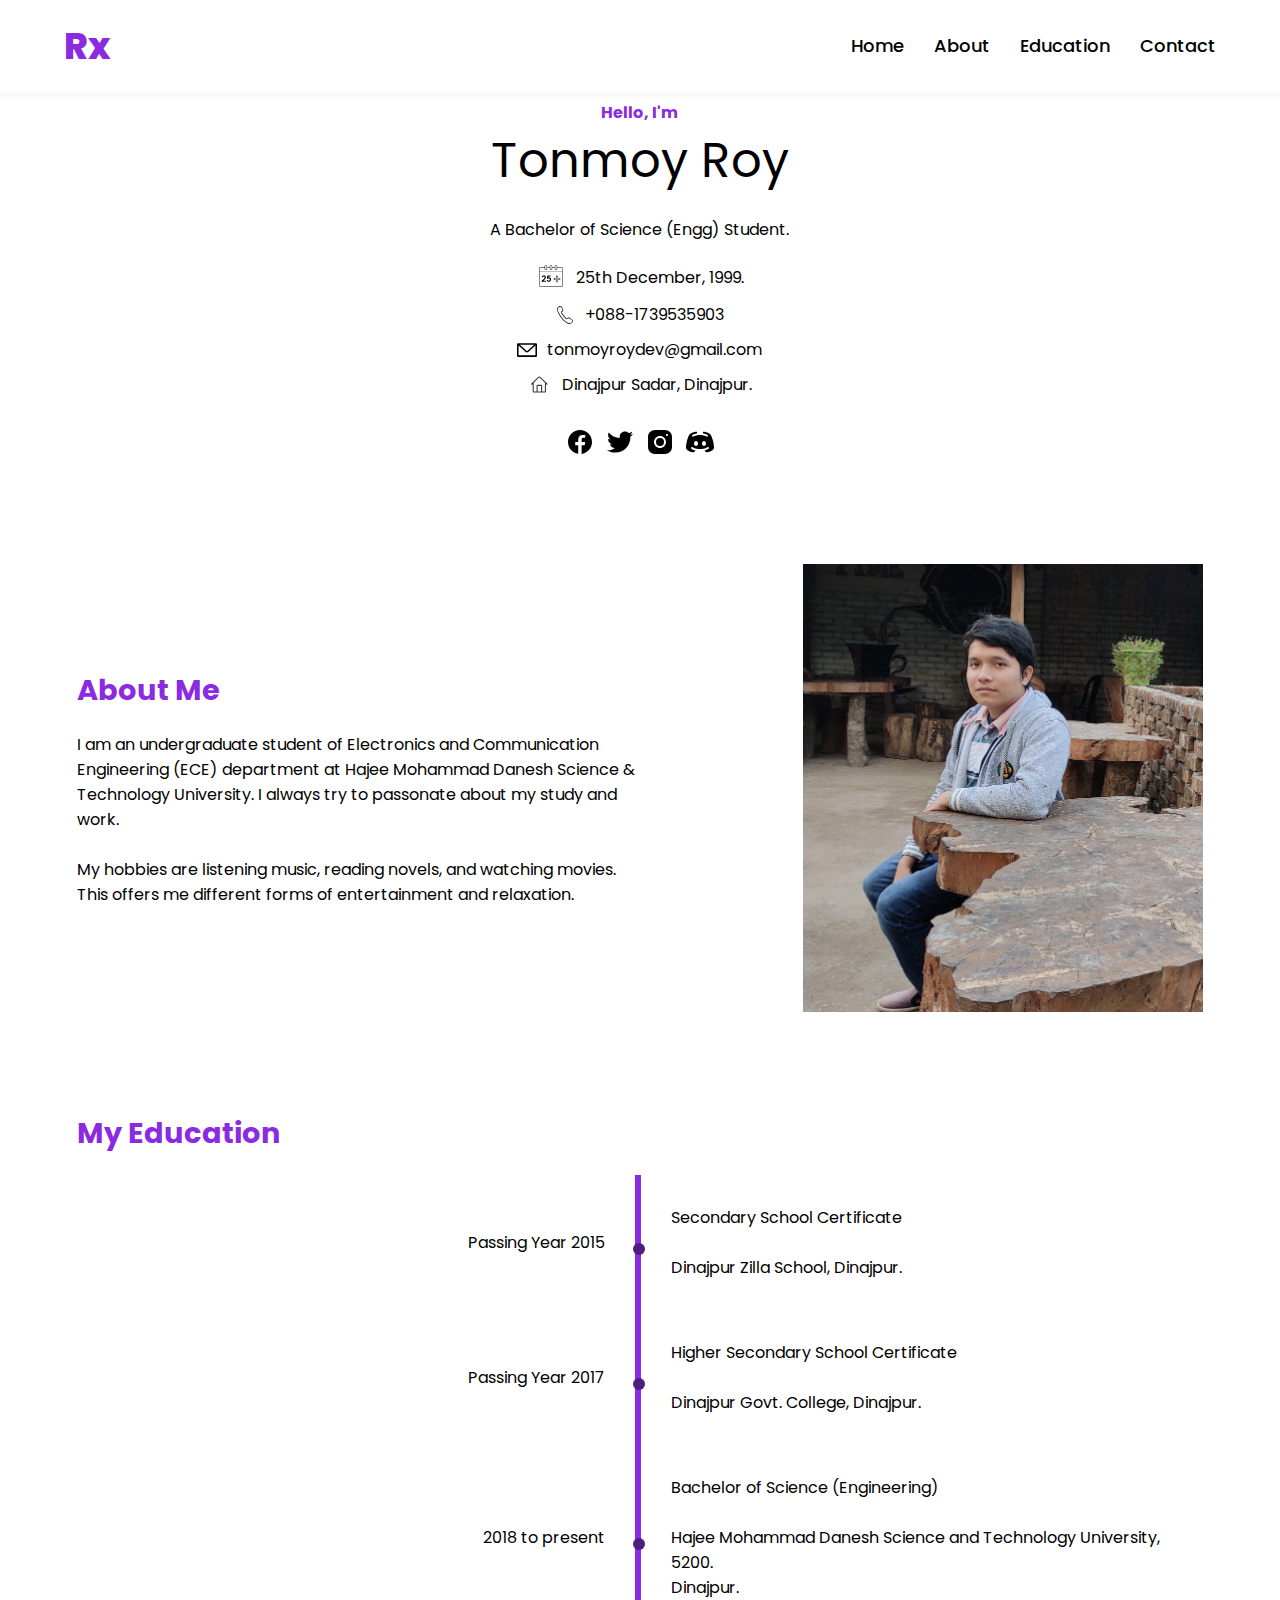
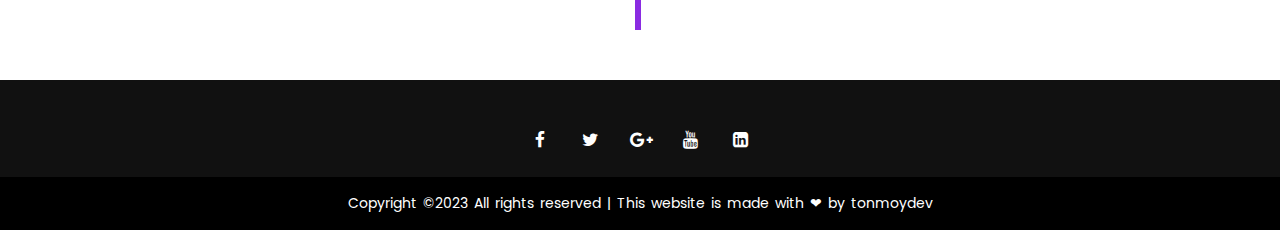
<file: index.html>
<!DOCTYPE html>
<html lang="en">

<head>
    <meta charset="UTF-8">
    <meta http-equiv="X-UA-Compatible" content="IE=edge">
    <meta name="viewport" content="width=device-width, initial-scale=1.0">
    <title>My Portfolio</title>
    <!-- Fontawesome for icons -->
    <link rel="stylesheet" href="https://stackpath.bootstrapcdn.com/font-awesome/4.7.0/css/font-awesome.min.css">
    <link rel="stylesheet" href="style.css">
</head>

<body>
    <header class="navigation">
        <nav class="nav-items">
            <div class="nav-logo">Rx</div>
            <ul class="flex-container">
                <li><a href="#">Home</a></li>
                <li><a href="#about">About</a></li>
                <li><a href="#education">Education</a></li>
                <li><a href="contact.html">Contact</a></li>
            </ul>
        </nav>
    </header>
    <main>
        <section class="hero-area container">
            <div class="flex-container half-width">
                <div class="title"><span class="small-text">Hello, I'm</span>Tonmoy Roy<br></div>
                <p>A Bachelor of Science (Engg) Student.</p>
                <div class="info">
                    <div class="flex-container">
                        <img width="30" height="30" src="./images/heroArea/calender.svg" alt="">
                        <span>25th December, 1999.</span>
                    </div>
                    <div class="flex-container">
                        <img src="./images/heroArea/call.svg" height="20" width="20" alt="">
                        <p>+088-1739535903</p>
                    </div>
                    <div class="flex-container">
                        <img src="./images/heroArea/mail.svg" height="20" width="20" alt="">
                        <p>tonmoyroydev@gmail.com</p>
                    </div>
                    <div class="flex-container">
                        <img src="./images/heroArea/house.svg" height="25" width="25" alt="">
                        <p>Dinajpur Sadar, Dinajpur.</p>
                    </div>
                </div>
                <div class="social-icons">
                    <div>
                        <a href="">
                            <svg xmlns="http://www.w3.org/2000/svg" x="0px" y="0px" width="30" height="30"
                                viewBox="0 0 30 30">
                                <path
                                    d="M15,3C8.373,3,3,8.373,3,15c0,6.016,4.432,10.984,10.206,11.852V18.18h-2.969v-3.154h2.969v-2.099c0-3.475,1.693-5,4.581-5 c1.383,0,2.115,0.103,2.461,0.149v2.753h-1.97c-1.226,0-1.654,1.163-1.654,2.473v1.724h3.593L19.73,18.18h-3.106v8.697 C22.481,26.083,27,21.075,27,15C27,8.373,21.627,3,15,3z">
                                </path>
                            </svg>
                        </a>
                    </div>
                    <div>
                        <a href="#">
                            <svg xmlns="http://www.w3.org/2000/svg" x="0px" y="0px" width="30" height="30"
                                viewBox="0 0 30 30">
                                <path
                                    d="M28,6.937c-0.957,0.425-1.985,0.711-3.064,0.84c1.102-0.66,1.947-1.705,2.345-2.951c-1.03,0.611-2.172,1.055-3.388,1.295 c-0.973-1.037-2.359-1.685-3.893-1.685c-2.946,0-5.334,2.389-5.334,5.334c0,0.418,0.048,0.826,0.138,1.215 c-4.433-0.222-8.363-2.346-10.995-5.574C3.351,6.199,3.088,7.115,3.088,8.094c0,1.85,0.941,3.483,2.372,4.439 c-0.874-0.028-1.697-0.268-2.416-0.667c0,0.023,0,0.044,0,0.067c0,2.585,1.838,4.741,4.279,5.23 c-0.447,0.122-0.919,0.187-1.406,0.187c-0.343,0-0.678-0.034-1.003-0.095c0.679,2.119,2.649,3.662,4.983,3.705 c-1.825,1.431-4.125,2.284-6.625,2.284c-0.43,0-0.855-0.025-1.273-0.075c2.361,1.513,5.164,2.396,8.177,2.396 c9.812,0,15.176-8.128,15.176-15.177c0-0.231-0.005-0.461-0.015-0.69C26.38,8.945,27.285,8.006,28,6.937z">
                                </path>
                            </svg>
                        </a>
                    </div>
                    <div>
                        <a href="#">
                            <svg xmlns="http://www.w3.org/2000/svg" x="0px" y="0px" width="30" height="30"
                                viewBox="0 0 30 30">
                                <path
                                    d="M 9.9980469 3 C 6.1390469 3 3 6.1419531 3 10.001953 L 3 20.001953 C 3 23.860953 6.1419531 27 10.001953 27 L 20.001953 27 C 23.860953 27 27 23.858047 27 19.998047 L 27 9.9980469 C 27 6.1390469 23.858047 3 19.998047 3 L 9.9980469 3 z M 22 7 C 22.552 7 23 7.448 23 8 C 23 8.552 22.552 9 22 9 C 21.448 9 21 8.552 21 8 C 21 7.448 21.448 7 22 7 z M 15 9 C 18.309 9 21 11.691 21 15 C 21 18.309 18.309 21 15 21 C 11.691 21 9 18.309 9 15 C 9 11.691 11.691 9 15 9 z M 15 11 A 4 4 0 0 0 11 15 A 4 4 0 0 0 15 19 A 4 4 0 0 0 19 15 A 4 4 0 0 0 15 11 z">
                                </path>
                            </svg>
                        </a>
                    </div>
                    <div>
                        <a href="#">
                            <svg xmlns="http://www.w3.org/2000/svg" x="0px" y="0px" width="30" height="30"
                                viewBox="0 0 30 30">
                                <path
                                    d="M25.12,6.946c-2.424-1.948-6.257-2.278-6.419-2.292c-0.256-0.022-0.499,0.123-0.604,0.357 c-0.004,0.008-0.218,0.629-0.425,1.228c2.817,0.493,4.731,1.587,4.833,1.647c0.478,0.278,0.638,0.891,0.359,1.368 C22.679,9.572,22.344,9.75,22,9.75c-0.171,0-0.343-0.043-0.501-0.135C21.471,9.598,18.663,8,15.002,8 C11.34,8,8.531,9.599,8.503,9.615C8.026,9.892,7.414,9.729,7.137,9.251C6.86,8.775,7.021,8.164,7.497,7.886 c0.102-0.06,2.023-1.158,4.848-1.65c-0.218-0.606-0.438-1.217-0.442-1.225c-0.105-0.235-0.348-0.383-0.604-0.357 c-0.162,0.013-3.995,0.343-6.451,2.318C3.564,8.158,1,15.092,1,21.087c0,0.106,0.027,0.209,0.08,0.301 c1.771,3.11,6.599,3.924,7.699,3.959c0.007,0.001,0.013,0.001,0.019,0.001c0.194,0,0.377-0.093,0.492-0.25l1.19-1.612 c-2.61-0.629-3.99-1.618-4.073-1.679c-0.444-0.327-0.54-0.953-0.213-1.398c0.326-0.443,0.95-0.541,1.394-0.216 C7.625,20.217,10.172,22,15,22c4.847,0,7.387-1.79,7.412-1.808c0.444-0.322,1.07-0.225,1.395,0.221 c0.324,0.444,0.23,1.066-0.212,1.392c-0.083,0.061-1.456,1.048-4.06,1.677l1.175,1.615c0.115,0.158,0.298,0.25,0.492,0.25 c0.007,0,0.013,0,0.019-0.001c1.101-0.035,5.929-0.849,7.699-3.959c0.053-0.092,0.08-0.195,0.08-0.301 C29,15.092,26.436,8.158,25.12,6.946z M11,19c-1.105,0-2-1.119-2-2.5S9.895,14,11,14s2,1.119,2,2.5S12.105,19,11,19z M19,19 c-1.105,0-2-1.119-2-2.5s0.895-2.5,2-2.5s2,1.119,2,2.5S20.105,19,19,19z">
                                </path>
                            </svg>
                        </a>
                    </div>
                </div>
            </div>
        </section>
        <section class="about container grid-container" id="about">
            <div class="about-left-area">
                <h1 class="title">About Me</h1>
                    <p class="align-text">
                        I am an undergraduate student of Electronics and Communication Engineering (ECE) department at Hajee Mohammad Danesh Science & Technology University. I always try to passonate about my study and work.
                        <br> <br>
                        My hobbies are listening music, reading novels, and watching movies. This offers me different forms of entertainment and relaxation. 
                    </p>
                </div>
            <div class="about-right-area">
                <img src="./images/me.jpg" alt="profile_img">
            </div>
            
        </section>

        <section class="container education" id="education">
            <h1>My Education</h1>
            
            <table>
                <tr>
                    <td>Passing Year 2015</td>
                    <td>
                        Secondary School Certificate <br>  <br>
                        Dinajpur Zilla School, Dinajpur.
                    </td>
                </tr>
                <tr>
                    <td>Passing Year 2017</td>
                    <td>
                        Higher Secondary School Certificate <br> <br>
                        Dinajpur Govt. College, Dinajpur.
                    </td>
                </tr>
                <tr>
                    <td>2018 to present</td>
                    <td>
                        Bachelor of Science (Engineering) <br> <br>
                        Hajee Mohammad Danesh Science and Technology University, 5200.
                        <br> Dinajpur.
                    </td>
                </tr>
            </table>

        </section>
    </main>
    <footer>

    <div class="footer-content">

      <ul class="socials">

        <li><a href="#"><i class="fa fa-facebook"></i></a></li>

        <li><a href="#"><i class="fa fa-twitter"></i></a></li>

        <li><a href="#"><i class="fa fa-google-plus"></i></a></li>

        <li><a href="#"><i class="fa fa-youtube"></i></a></li>

        <li><a href="#"><i class="fa fa-linkedin-square"></i></a></li>

      </ul>

    </div>

    <div class="footer-bottom">

      <p>Copyright ©2023 All rights reserved | This website is made with &#10084; by tonmoydev </p>

    </div>

  </footer>
</body>

</html>
</file>
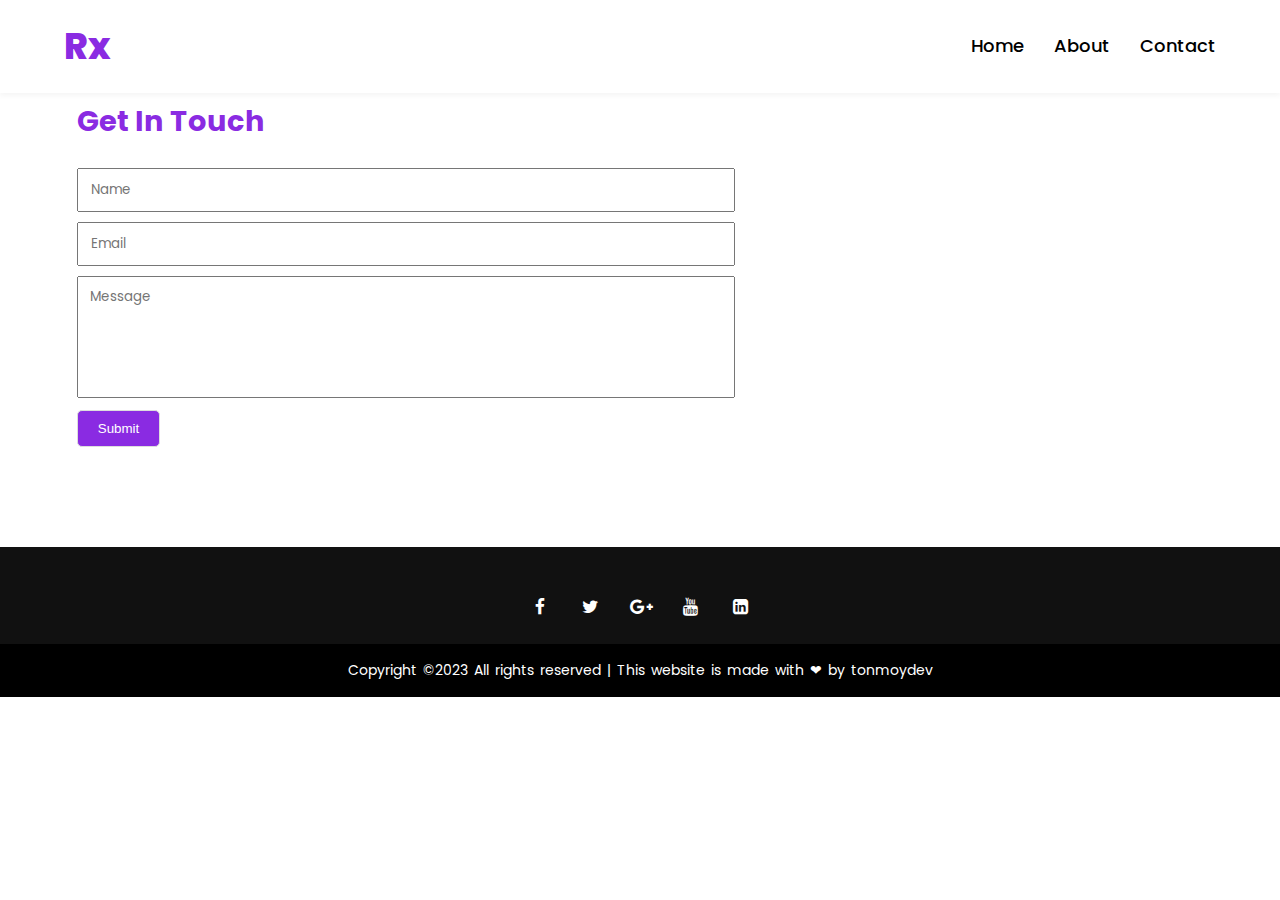
<file: contact.html>
<!DOCTYPE html>
<html lang="en">

<head>
    <meta charset="UTF-8">
    <meta http-equiv="X-UA-Compatible" content="IE=edge">
    <meta name="viewport" content="width=device-width, initial-scale=1.0">
    <title>My Portfolio</title>
    <!-- Fontawesome for icons -->
    <link rel="stylesheet" href="https://stackpath.bootstrapcdn.com/font-awesome/4.7.0/css/font-awesome.min.css">
    <link rel="stylesheet" href="style.css">
</head>

<body>
    <header class="navigation">
        <nav class="nav-items">
            <div class="nav-logo">Rx</div>
            <ul class="flex-container">
                <li><a href="index.html">Home</a></li>
                <li><a href="index.html">About</a></li>
                <li><a href="#">Contact</a></li>
            </ul>
        </nav>
    </header>
    <main>
        <section class="container contact" id="contact">
            <div class="contact-left-area">
                <h1>Get In Touch</h1>
                <form>
                    <input type="text" placeholder="Name">
                    <input type="email" placeholder="Email">
                    <textarea name="message" id="textarea-size" cols="30" rows="5" placeholder="Message"></textarea>
                    <button id="submit-btn" type="submit">Submit</button>
                </form>
            </div>
        </section>
    </main>
   <footer>

    <div class="footer-content">

      <ul class="socials">

        <li><a href="#"><i class="fa fa-facebook"></i></a></li>

        <li><a href="#"><i class="fa fa-twitter"></i></a></li>

        <li><a href="#"><i class="fa fa-google-plus"></i></a></li>

        <li><a href="#"><i class="fa fa-youtube"></i></a></li>

        <li><a href="#"><i class="fa fa-linkedin-square"></i></a></li>

      </ul>

    </div>

    <div class="footer-bottom">

      <p>Copyright ©2023 All rights reserved | This website is made with &#10084; by tonmoydev </p>

    </div>

  </footer>
</body>

</html>
</file>
<file: style.css>
@import url('https://fonts.googleapis.com/css2?family=Poppins:wght@300;400;500;600;700&display=swap');
:root{
    --primary-color: blueviolet;
    --secondary-color:  #FF8553;
}
*{
    margin:0;
    padding:0;
    box-sizing: border-box;
}
html, body{
    overflow-x: hidden;
    scroll-behavior:smooth;
}
body{
    /* width: 1440px; */
    width: 100vw;
    margin: 0 auto;
    font-family: 'Poppins', sans-serif;
    font-size: 16px;
}
a{
    text-decoration: none;
    color: inherit;
}
h1{
    font-size: 1.8rem;
}


/*--------
common css
---------*/
.container {
    max-width: 88%;
    margin: 0 auto;
}
.flex-container{
    display: flex;
}
.grid-container{
    display: grid;
}
.full-width{
    width: 100%;
}
.half-width{
    width: 50%; 
}
.small-text{
    color: var(--primary-color);
    font-size: 1rem;
    display: block;
    font-weight: bold;
}
/* 
.half-width p{
    margin-bottom: 20px;   
}
.half-width img{
    width: 100%;
    border-radius: 5%;
} */

/* navbar */
.navigation{
    position: fixed;
    top: 0;
    background-color: #fff;
    width: 100%;
    z-index: 1;
}
.nav-items{
    box-shadow: rgba(0, 0, 0, 0.04) 0px 3px 5px;
    padding: 1.2rem 4rem;
    display: grid;
    grid-template-columns: repeat(2,1fr);
    align-items: center;
    justify-content: space-between;
}
.nav-logo{
    font-size: 36px;
    font-weight: 800;
    color: var(--primary-color)
}
.nav-items ul {
    justify-content: flex-end;
}

.nav-items ul li {
    list-style: none;
    margin-right: 30px;
}

.nav-items ul li:last-child {
    margin-right: 0;
}

.nav-items ul li a {
    font-size: 1.125rem;
    line-height: 24px;
    font-weight: 500;
}
.nav-items ul li a:hover{
    color: var(--primary-color);
}


/* hero area */
.hero-area{
    padding: 100px 0 0 0;
}
.hero-area .half-width{
    margin: 0 auto;
    flex-direction: column;
    gap: 20px;
    text-align: center;
}
.hero-area .half-width .info div{
    text-align: left;
    align-items: center;
    justify-content: center;
    gap: 10px;
    margin-bottom: 10px;
}
/* .hero-area .details div{
    display: flex;
    align-items: center;
    justify-content: center;
} */

.hero-area .title{
    font-size: 3rem;
}

.hero-area .social-icons{
    display: flex;
    justify-content: center;
    gap: 10px;
}

/* about */
.about{
    padding-top: 100px;
    grid-template-columns: repeat(2, 1fr);
    align-items: center;
    gap: 10px;
}
.about .title{
    margin-bottom: 20px;
    color: var(--primary-color);
}
.about-right-area{
    width: 100%;
    margin: 0 auto;
    display: flex;
    justify-content: right;
}
.about-right-area img{
    width: 400px;
}
/* education */
.education{
    padding-top: 100px;
    padding-bottom: 50px;
}
.education h1{
    margin-bottom: 20px;
    color: var(--primary-color);
}
table {
    width: 100%;
    border-collapse: collapse;
}
tr{
    position: relative;
}
tr::after{
    content: '';
    position: absolute;
    padding: 6px;
    border-radius: 50%;
    top: 50%;
    left: 49.50%;
    background-color: rgb(79, 29, 126)
}

td {
    width: 50%;
    padding: 30px;
    text-align: center;
  }
td:nth-child(1){
    border-right: 6px solid var(--primary-color);
    text-align: right;
}
td:nth-child(2){
    text-align: left;
}

  /* contact */
.contact{
    padding: 100px 0;
    display: grid;
    grid-template-columns: 1.5fr 1fr;
    gap: 30px;
}
/* .contact-left-area{

} */
.contact-right-area{
    display: flex;
    flex-direction: column;
    justify-content: center;
    gap: 10px;
    margin: 0 auto;
    
}
.contact-left-area h1{
    margin-bottom: 20px;
    color: var(--primary-color);
}
.contact-right-area p{
    line-height: 1.8;
}
form input, textarea{
    width: 100%;
    padding: 10px 12px;
    margin: 5px 0;
    font-family: inherit;
}
#textarea-size{
    resize: none;
}
#submit-btn{
    padding: 10px 20px;
    border: 1px solid #ddd;
    border-radius: 5px;
    background-color: var(--primary-color);
    color: #fff;
    cursor: pointer;
    font-weight: 500;
}

/* footer  */
footer {
  background: #111;

  height: auto;

  width: 100vw;

  padding-top: 40px;

  color: #fff;
}

.footer-content {
  display: flex;

  align-items: center;

  justify-content: center;

  flex-direction: column;

  text-align: center;
}

.footer-content h3 {
  font-size: 2.1rem;

  font-weight: 500;

  text-transform: capitalize;

  line-height: 3rem;
}

.footer-content p {
  max-width: 500px;

  margin: 10px auto;

  font-size: 14px;

  color: #cacdd2;
}

.socials {
  list-style: none;

  display: flex;

  align-items: center;

  justify-content: center;

  margin: 0.5rem 0 1.5rem 0;
}

.socials li {
  margin: 0 10px;
}

.socials a {
  text-decoration: none;

  color: #fff;

  padding: 5px;
}

.socials a i {
  font-size: 1.1rem;

  width: 20px;

  transition: color 0.4s ease;
}

.socials a:hover i {
  color: var(--primary-color);
}

.footer-bottom {
  background: #000;

  width: 100vw;

  padding: 16px;

  text-align: center;
}

.footer-bottom p {

  font-size: 14px;

  word-spacing: 2px;
}

.footer-bottom p a {
  color: #ccc;

  font-size: 16px;

  text-decoration: none;
}

.footer-bottom span {
  text-transform: uppercase;
}

@media (max-width: 500px) {
  .footer-bottom p {
    float: none;
  }

}
</file>
